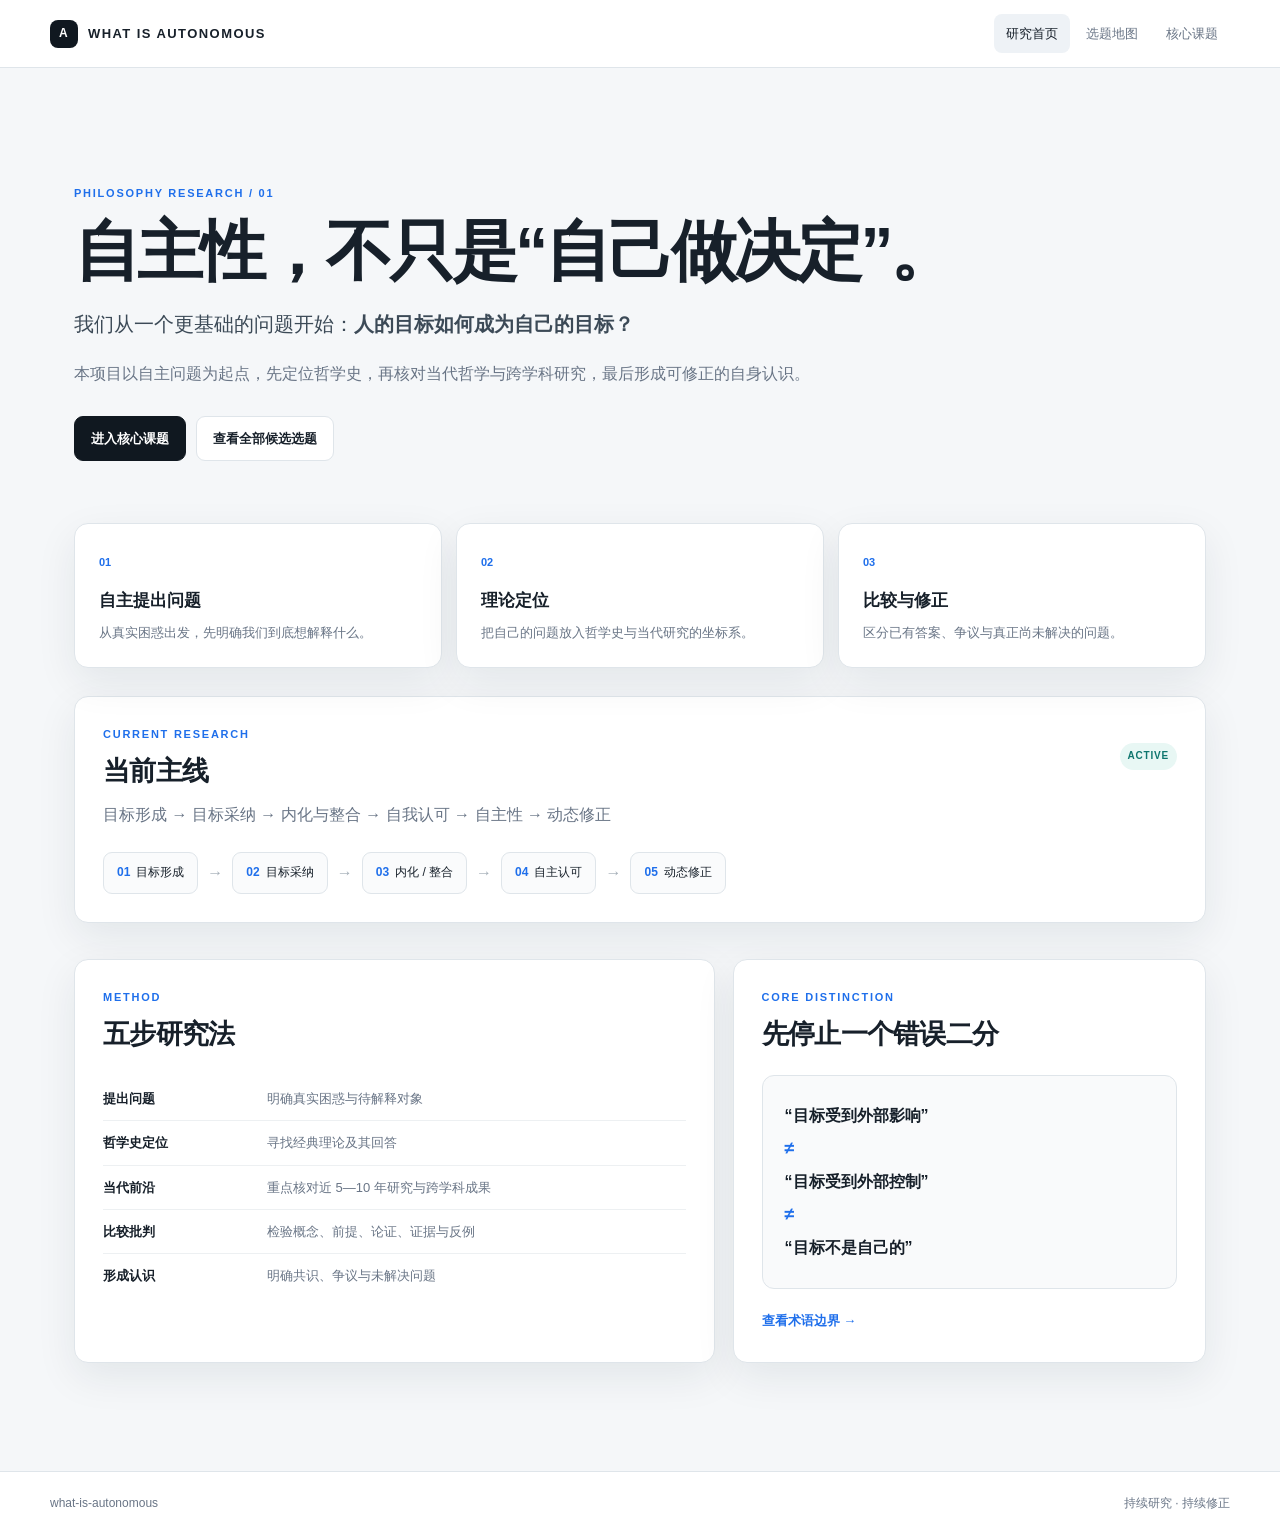
<file: index.html>
<!doctype html>
<html lang="zh-CN">
<head>
  <meta charset="utf-8">
  <meta name="viewport" content="width=device-width,initial-scale=1">
  <meta name="description" content="自主性研究地图：人的目标如何成为自己的目标？">
  <title>What Is Autonomous — 自主性研究</title>
  <link rel="stylesheet" href="assets/site.css">
</head>
<body>
  <header class="topbar">
    <a class="brand" href="index.html"><span class="brand-mark">A</span><span>WHAT IS AUTONOMOUS</span></a>
    <nav>
      <a class="active" href="index.html">研究首页</a>
      <a href="research-topics.html">选题地图</a>
      <a href="research/goal-ownership/">核心课题</a>
    </nav>
  </header>

  <main class="shell">
    <section class="hero">
      <div class="eyebrow">PHILOSOPHY RESEARCH / 01</div>
      <h1>自主性，不只是“自己做决定”。</h1>
      <p class="lead">我们从一个更基础的问题开始：<strong>人的目标如何成为自己的目标？</strong></p>
      <p class="muted">本项目以自主问题为起点，先定位哲学史，再核对当代哲学与跨学科研究，最后形成可修正的自身认识。</p>
      <div class="actions">
        <a class="button primary" href="research/goal-ownership/">进入核心课题</a>
        <a class="button" href="research-topics.html">查看全部候选选题</a>
      </div>
    </section>

    <section class="grid-3">
      <article class="metric">
        <span class="metric-no">01</span>
        <h3>自主提出问题</h3>
        <p>从真实困惑出发，先明确我们到底想解释什么。</p>
      </article>
      <article class="metric">
        <span class="metric-no">02</span>
        <h3>理论定位</h3>
        <p>把自己的问题放入哲学史与当代研究的坐标系。</p>
      </article>
      <article class="metric">
        <span class="metric-no">03</span>
        <h3>比较与修正</h3>
        <p>区分已有答案、争议与真正尚未解决的问题。</p>
      </article>
    </section>

    <section class="panel">
      <div class="section-kicker">CURRENT RESEARCH</div>
      <div class="section-head">
        <div>
          <h2>当前主线</h2>
          <p>目标形成 → 目标采纳 → 内化与整合 → 自我认可 → 自主性 → 动态修正</p>
        </div>
        <span class="status">ACTIVE</span>
      </div>
      <div class="path">
        <a href="research/goal-ownership/network.html"><span>01</span>目标形成</a>
        <i>→</i>
        <a href="research/goal-ownership/network.html#adoption"><span>02</span>目标采纳</a>
        <i>→</i>
        <a href="research/goal-ownership/network.html#internalization"><span>03</span>内化 / 整合</a>
        <i>→</i>
        <a href="research/goal-ownership/network.html#autonomy"><span>04</span>自主认可</a>
        <i>→</i>
        <a href="research/goal-ownership/network.html#dynamic"><span>05</span>动态修正</a>
      </div>
    </section>

    <section class="split">
      <div class="panel">
        <div class="section-kicker">METHOD</div>
        <h2>五步研究法</h2>
        <ol class="method-list">
          <li><b>提出问题</b><span>明确真实困惑与待解释对象</span></li>
          <li><b>哲学史定位</b><span>寻找经典理论及其回答</span></li>
          <li><b>当代前沿</b><span>重点核对近 5—10 年研究与跨学科成果</span></li>
          <li><b>比较批判</b><span>检验概念、前提、论证、证据与反例</span></li>
          <li><b>形成认识</b><span>明确共识、争议与未解决问题</span></li>
        </ol>
      </div>
      <div class="panel">
        <div class="section-kicker">CORE DISTINCTION</div>
        <h2>先停止一个错误二分</h2>
        <div class="quote-box">
          <p>“目标受到外部影响”</p>
          <strong>≠</strong>
          <p>“目标受到外部控制”</p>
          <strong>≠</strong>
          <p>“目标不是自己的”</p>
        </div>
        <a class="text-link" href="research/goal-ownership/terminology.html">查看术语边界 →</a>
      </div>
    </section>
  </main>

  <footer class="footer"><span>what-is-autonomous</span><span>持续研究 · 持续修正</span></footer>
  <script src="assets/site.js"></script>
</body>
</html>
</file>
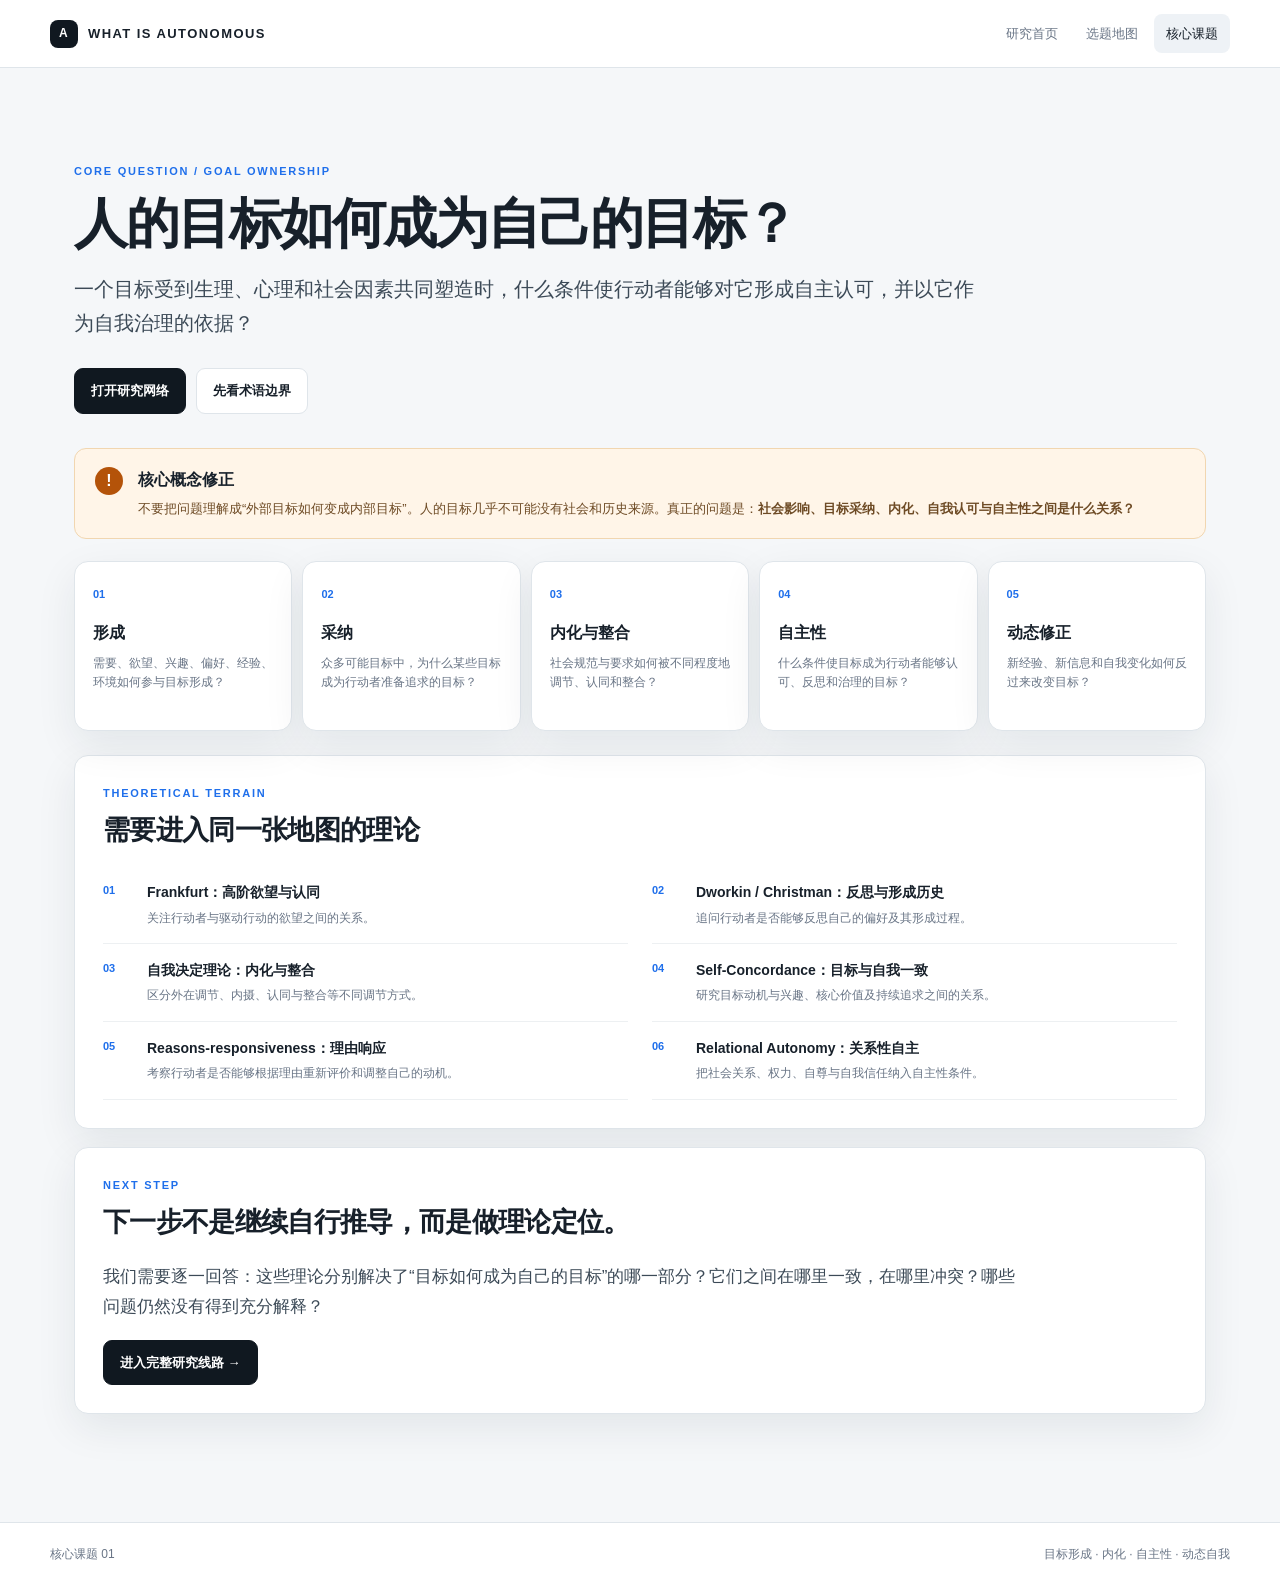
<file: research/goal-ownership/index.html>
<!doctype html>
<html lang="zh-CN">
<head>
  <meta charset="utf-8">
  <meta name="viewport" content="width=device-width,initial-scale=1">
  <title>人的目标如何成为自己的目标？</title>
  <link rel="stylesheet" href="../../assets/site.css">
</head>
<body>
  <header class="topbar">
    <a class="brand" href="../../index.html"><span class="brand-mark">A</span><span>WHAT IS AUTONOMOUS</span></a>
    <nav>
      <a href="../../index.html">研究首页</a>
      <a href="../../research-topics.html">选题地图</a>
      <a class="active" href="index.html">核心课题</a>
    </nav>
  </header>

  <main class="shell">
    <section class="page-title">
      <div class="eyebrow">CORE QUESTION / GOAL OWNERSHIP</div>
      <h1>人的目标如何成为自己的目标？</h1>
      <p class="lead">一个目标受到生理、心理和社会因素共同塑造时，什么条件使行动者能够对它形成自主认可，并以它作为自我治理的依据？</p>
      <div class="actions">
        <a class="button primary" href="network.html">打开研究网络</a>
        <a class="button" href="terminology.html">先看术语边界</a>
      </div>
    </section>

    <section class="concept-warning">
      <div class="warning-icon">!</div>
      <div>
        <b>核心概念修正</b>
        <p>不要把问题理解成“外部目标如何变成内部目标”。人的目标几乎不可能没有社会和历史来源。真正的问题是：<strong>社会影响、目标采纳、内化、自我认可与自主性之间是什么关系？</strong></p>
      </div>
    </section>

    <section class="layer-grid">
      <a class="layer-card" href="network.html#formation"><span>01</span><h3>形成</h3><p>需要、欲望、兴趣、偏好、经验、环境如何参与目标形成？</p></a>
      <a class="layer-card" href="network.html#adoption"><span>02</span><h3>采纳</h3><p>众多可能目标中，为什么某些目标成为行动者准备追求的目标？</p></a>
      <a class="layer-card" href="network.html#internalization"><span>03</span><h3>内化与整合</h3><p>社会规范与要求如何被不同程度地调节、认同和整合？</p></a>
      <a class="layer-card" href="network.html#autonomy"><span>04</span><h3>自主性</h3><p>什么条件使目标成为行动者能够认可、反思和治理的目标？</p></a>
      <a class="layer-card" href="network.html#dynamic"><span>05</span><h3>动态修正</h3><p>新经验、新信息和自我变化如何反过来改变目标？</p></a>
    </section>

    <section class="panel">
      <div class="section-kicker">THEORETICAL TERRAIN</div>
      <h2>需要进入同一张地图的理论</h2>
      <div class="theory-list">
        <article><span>01</span><div><h3>Frankfurt：高阶欲望与认同</h3><p>关注行动者与驱动行动的欲望之间的关系。</p></div></article>
        <article><span>02</span><div><h3>Dworkin / Christman：反思与形成历史</h3><p>追问行动者是否能够反思自己的偏好及其形成过程。</p></div></article>
        <article><span>03</span><div><h3>自我决定理论：内化与整合</h3><p>区分外在调节、内摄、认同与整合等不同调节方式。</p></div></article>
        <article><span>04</span><div><h3>Self-Concordance：目标与自我一致</h3><p>研究目标动机与兴趣、核心价值及持续追求之间的关系。</p></div></article>
        <article><span>05</span><div><h3>Reasons-responsiveness：理由响应</h3><p>考察行动者是否能够根据理由重新评价和调整自己的动机。</p></div></article>
        <article><span>06</span><div><h3>Relational Autonomy：关系性自主</h3><p>把社会关系、权力、自尊与自我信任纳入自主性条件。</p></div></article>
      </div>
    </section>

    <section class="panel">
      <div class="section-kicker">NEXT STEP</div>
      <h2>下一步不是继续自行推导，而是做理论定位。</h2>
      <p class="large-note">我们需要逐一回答：这些理论分别解决了“目标如何成为自己的目标”的哪一部分？它们之间在哪里一致，在哪里冲突？哪些问题仍然没有得到充分解释？</p>
      <a class="button primary" href="network.html">进入完整研究线路 →</a>
    </section>
  </main>

  <footer class="footer"><span>核心课题 01</span><span>目标形成 · 内化 · 自主性 · 动态自我</span></footer>
  <script src="../../assets/site.js"></script>
</body>
</html>
</file>
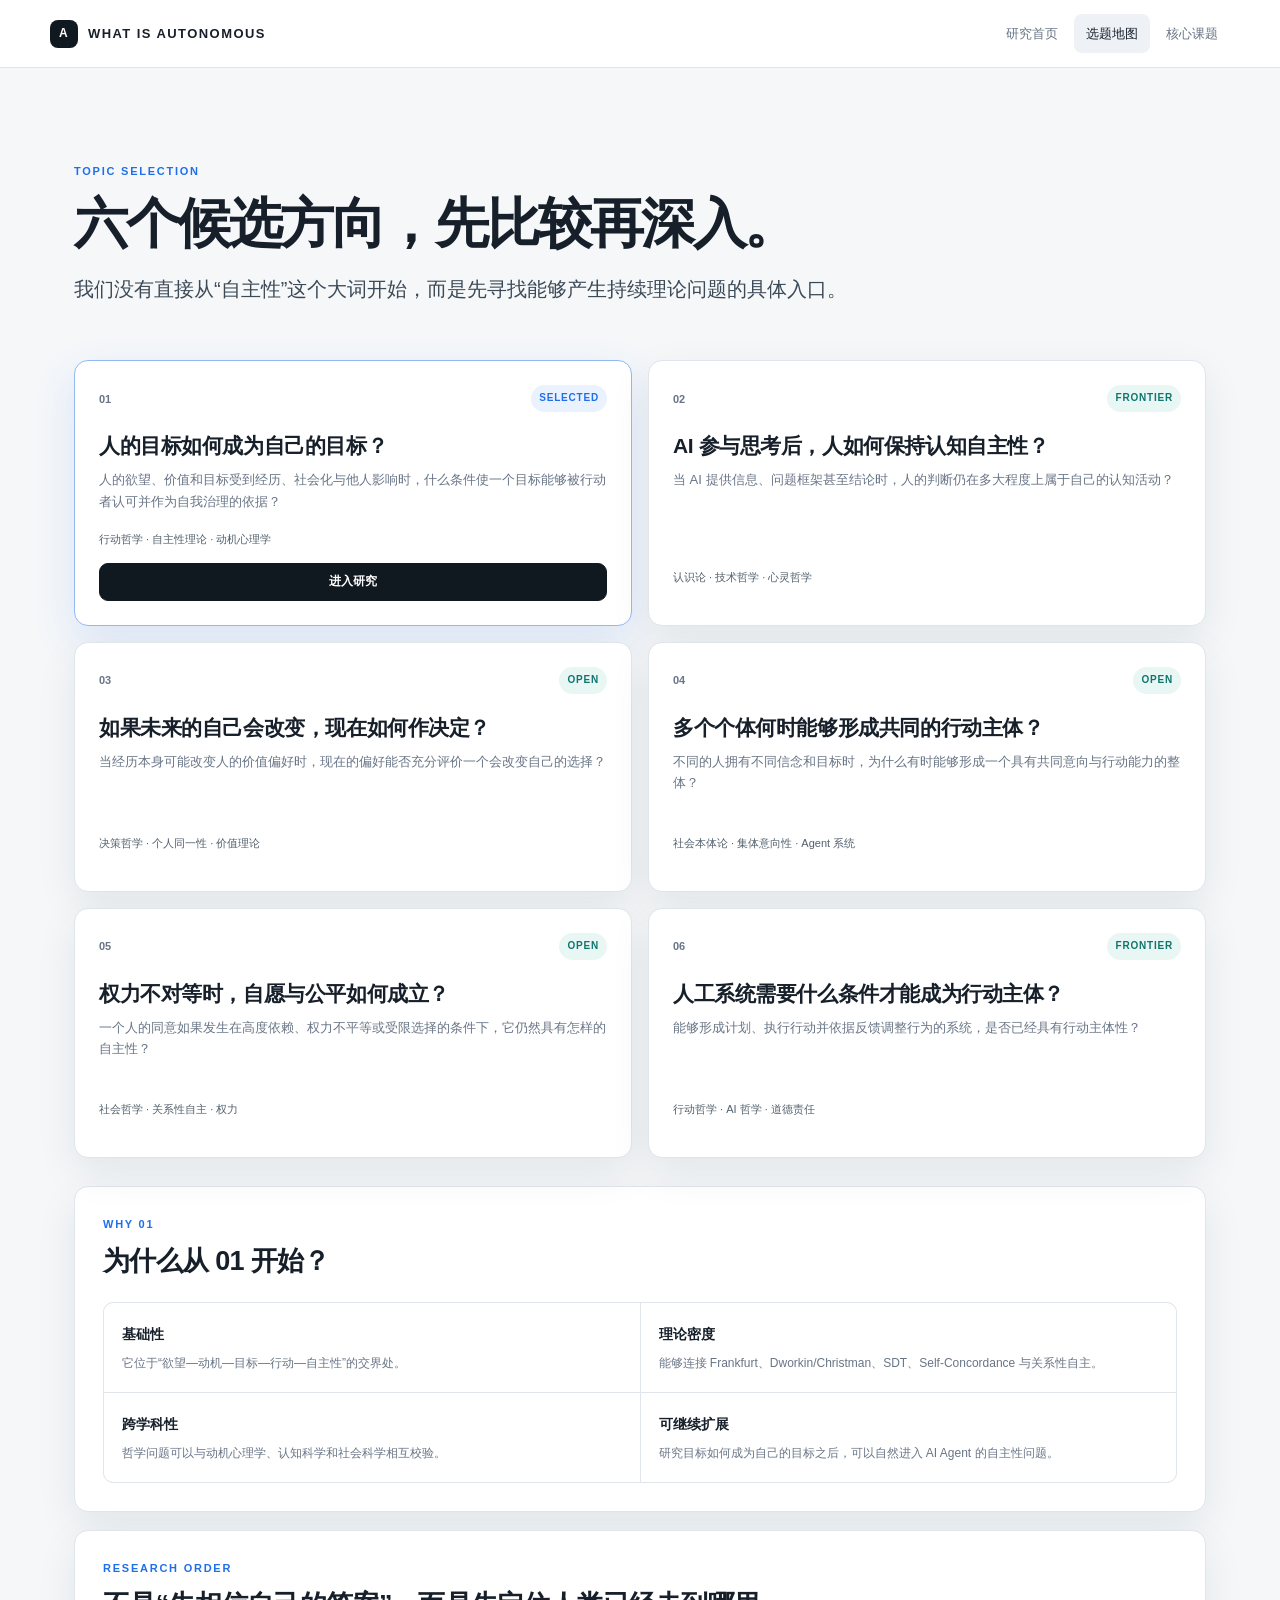
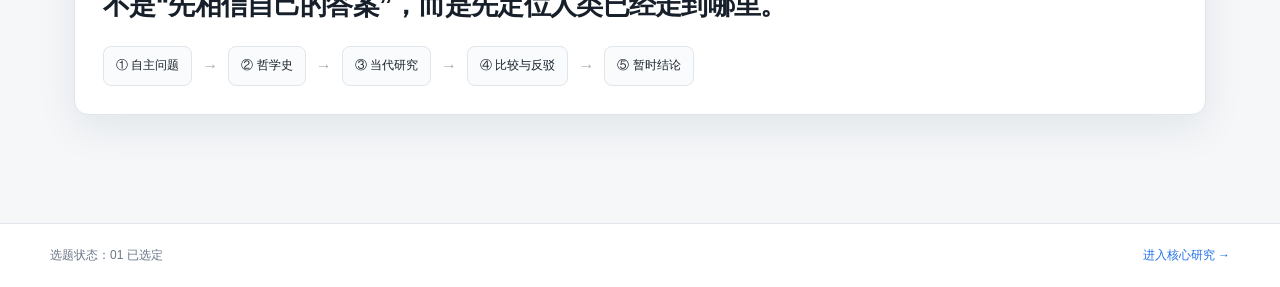
<file: research-topics.html>
<!doctype html>
<html lang="zh-CN">
<head>
  <meta charset="utf-8">
  <meta name="viewport" content="width=device-width,initial-scale=1">
  <title>选题地图 — What Is Autonomous</title>
  <link rel="stylesheet" href="assets/site.css">
</head>
<body>
  <header class="topbar">
    <a class="brand" href="index.html"><span class="brand-mark">A</span><span>WHAT IS AUTONOMOUS</span></a>
    <nav>
      <a href="index.html">研究首页</a>
      <a class="active" href="research-topics.html">选题地图</a>
      <a href="research/goal-ownership/">核心课题</a>
    </nav>
  </header>

  <main class="shell">
    <section class="page-title">
      <div class="eyebrow">TOPIC SELECTION</div>
      <h1>六个候选方向，先比较再深入。</h1>
      <p class="lead">我们没有直接从“自主性”这个大词开始，而是先寻找能够产生持续理论问题的具体入口。</p>
    </section>

    <section class="topic-grid">
      <article class="topic-card selected">
        <div class="topic-top"><span>01</span><span class="tag selected-tag">SELECTED</span></div>
        <h2>人的目标如何成为自己的目标？</h2>
        <p>人的欲望、价值和目标受到经历、社会化与他人影响时，什么条件使一个目标能够被行动者认可并作为自我治理的依据？</p>
        <div class="topic-meta">行动哲学 · 自主性理论 · 动机心理学</div>
        <a class="button small primary" href="research/goal-ownership/">进入研究</a>
      </article>

      <article class="topic-card">
        <div class="topic-top"><span>02</span><span class="tag">FRONTIER</span></div>
        <h2>AI 参与思考后，人如何保持认知自主性？</h2>
        <p>当 AI 提供信息、问题框架甚至结论时，人的判断仍在多大程度上属于自己的认知活动？</p>
        <div class="topic-meta">认识论 · 技术哲学 · 心灵哲学</div>
      </article>

      <article class="topic-card">
        <div class="topic-top"><span>03</span><span class="tag">OPEN</span></div>
        <h2>如果未来的自己会改变，现在如何作决定？</h2>
        <p>当经历本身可能改变人的价值偏好时，现在的偏好能否充分评价一个会改变自己的选择？</p>
        <div class="topic-meta">决策哲学 · 个人同一性 · 价值理论</div>
      </article>

      <article class="topic-card">
        <div class="topic-top"><span>04</span><span class="tag">OPEN</span></div>
        <h2>多个个体何时能够形成共同的行动主体？</h2>
        <p>不同的人拥有不同信念和目标时，为什么有时能够形成一个具有共同意向与行动能力的整体？</p>
        <div class="topic-meta">社会本体论 · 集体意向性 · Agent 系统</div>
      </article>

      <article class="topic-card">
        <div class="topic-top"><span>05</span><span class="tag">OPEN</span></div>
        <h2>权力不对等时，自愿与公平如何成立？</h2>
        <p>一个人的同意如果发生在高度依赖、权力不平等或受限选择的条件下，它仍然具有怎样的自主性？</p>
        <div class="topic-meta">社会哲学 · 关系性自主 · 权力</div>
      </article>

      <article class="topic-card">
        <div class="topic-top"><span>06</span><span class="tag">FRONTIER</span></div>
        <h2>人工系统需要什么条件才能成为行动主体？</h2>
        <p>能够形成计划、执行行动并依据反馈调整行为的系统，是否已经具有行动主体性？</p>
        <div class="topic-meta">行动哲学 · AI 哲学 · 道德责任</div>
      </article>
    </section>

    <section class="panel selection-panel">
      <div class="section-kicker">WHY 01</div>
      <h2>为什么从 01 开始？</h2>
      <div class="reason-grid">
        <div><b>基础性</b><p>它位于“欲望—动机—目标—行动—自主性”的交界处。</p></div>
        <div><b>理论密度</b><p>能够连接 Frankfurt、Dworkin/Christman、SDT、Self-Concordance 与关系性自主。</p></div>
        <div><b>跨学科性</b><p>哲学问题可以与动机心理学、认知科学和社会科学相互校验。</p></div>
        <div><b>可继续扩展</b><p>研究目标如何成为自己的目标之后，可以自然进入 AI Agent 的自主性问题。</p></div>
      </div>
    </section>

    <section class="panel">
      <div class="section-kicker">RESEARCH ORDER</div>
      <h2>不是“先相信自己的答案”，而是先定位人类已经走到哪里。</h2>
      <div class="research-order">
        <span>① 自主问题</span><b>→</b><span>② 哲学史</span><b>→</b><span>③ 当代研究</span><b>→</b><span>④ 比较与反驳</span><b>→</b><span>⑤ 暂时结论</span>
      </div>
    </section>
  </main>

  <footer class="footer"><span>选题状态：01 已选定</span><span><a href="research/goal-ownership/">进入核心研究 →</a></span></footer>
  <script src="assets/site.js"></script>
</body>
</html>
</file>
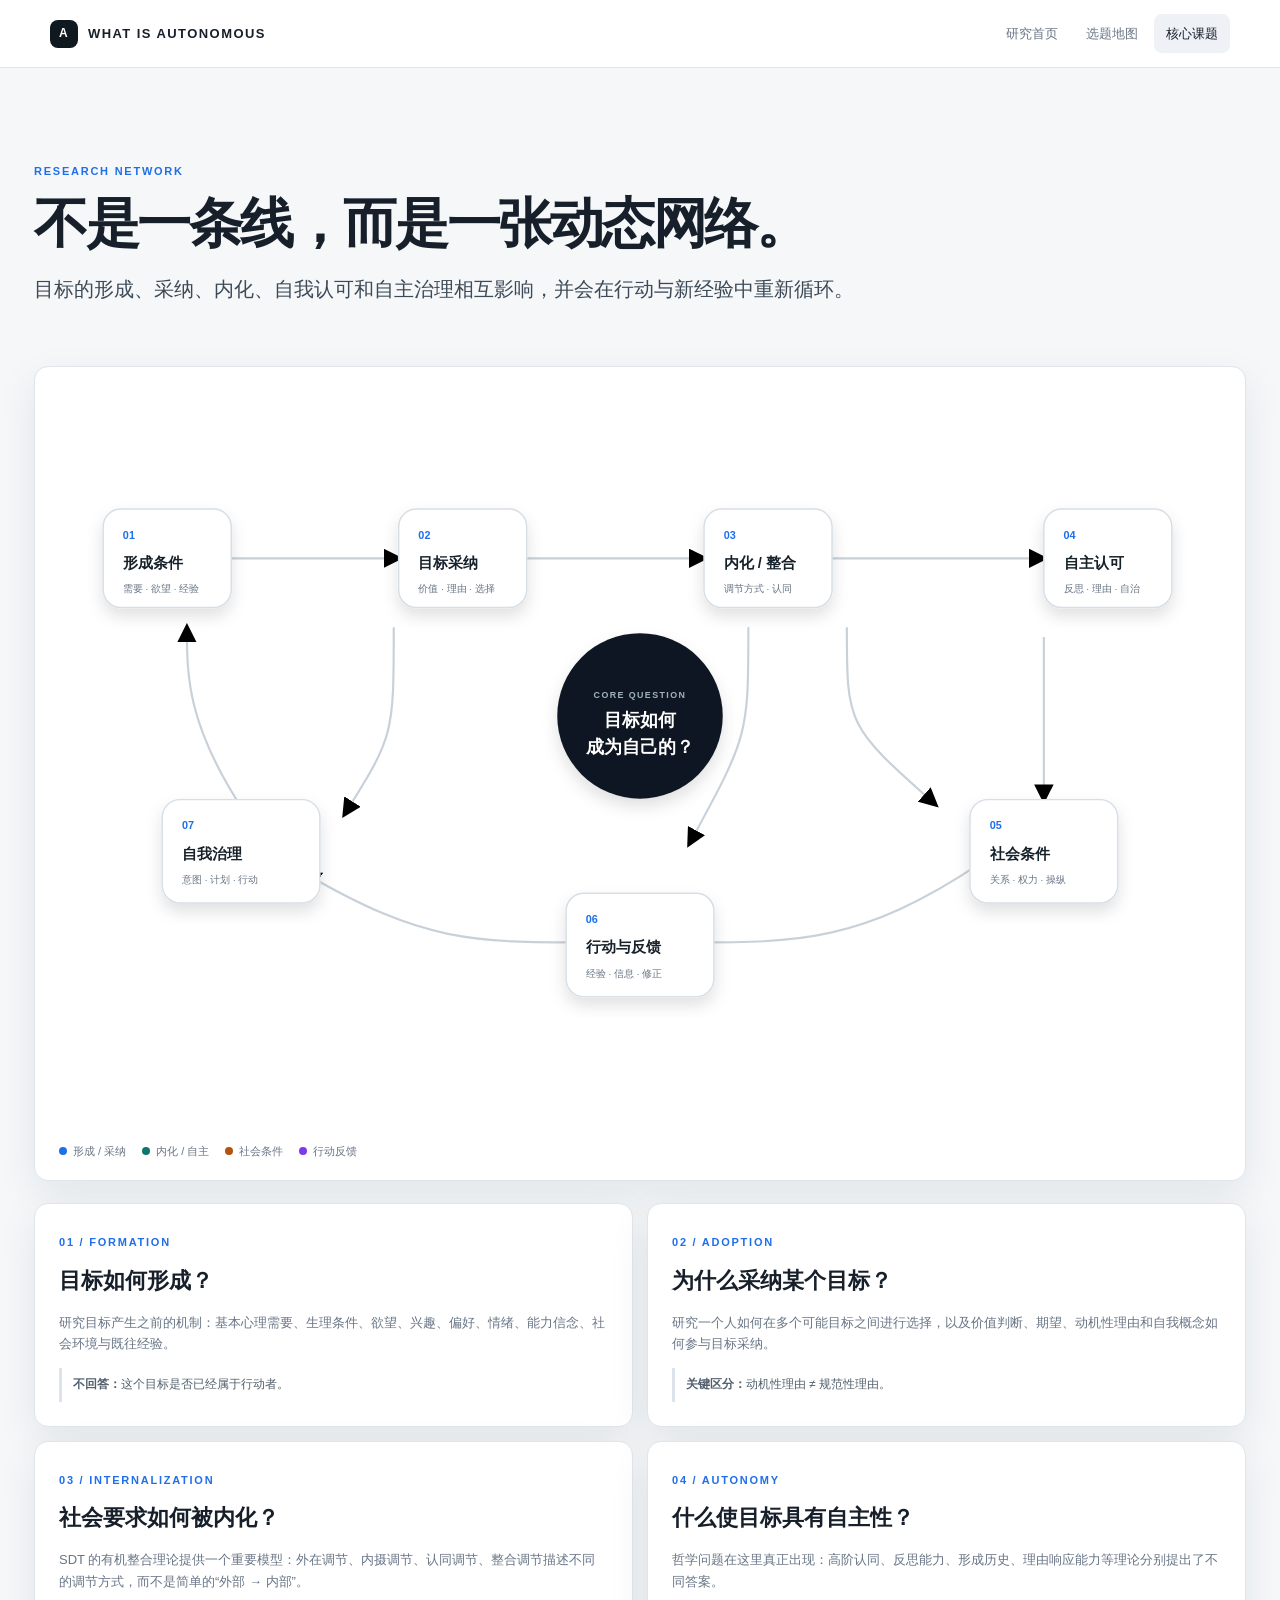
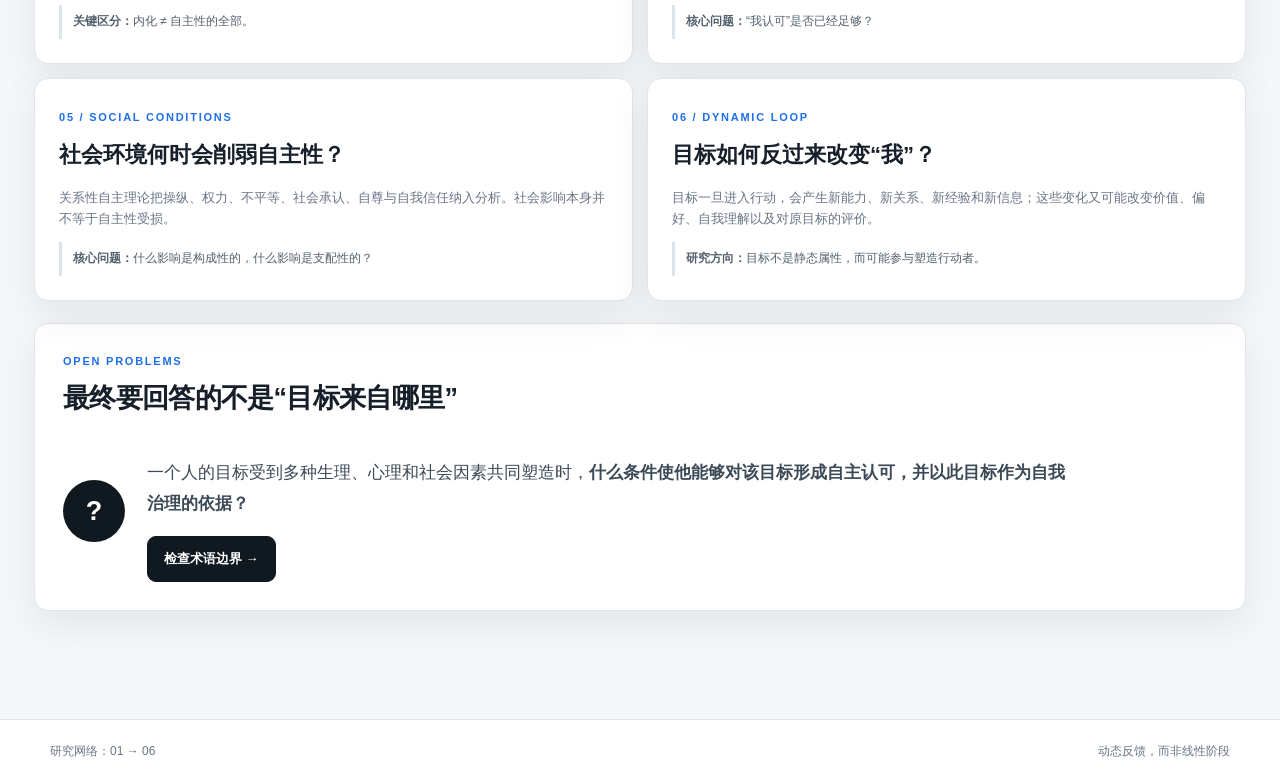
<file: research/goal-ownership/network.html>
<!doctype html>
<html lang="zh-CN">
<head>
  <meta charset="utf-8">
  <meta name="viewport" content="width=device-width,initial-scale=1">
  <title>研究网络 — 人的目标如何成为自己的目标？</title>
  <link rel="stylesheet" href="../../assets/site.css">
</head>
<body>
  <header class="topbar">
    <a class="brand" href="../../index.html"><span class="brand-mark">A</span><span>WHAT IS AUTONOMOUS</span></a>
    <nav>
      <a href="../../index.html">研究首页</a>
      <a href="../../research-topics.html">选题地图</a>
      <a class="active" href="index.html">核心课题</a>
    </nav>
  </header>

  <main class="shell wide">
    <section class="page-title compact">
      <div class="eyebrow">RESEARCH NETWORK</div>
      <h1>不是一条线，而是一张动态网络。</h1>
      <p class="lead">目标的形成、采纳、内化、自我认可和自主治理相互影响，并会在行动与新经验中重新循环。</p>
    </section>

    <section class="network-panel panel">
      <svg class="research-svg" viewBox="0 0 1200 760" role="img" aria-label="人的目标如何成为自己的目标研究网络">
        <defs>
          <marker id="arrow" markerWidth="9" markerHeight="9" refX="7" refY="4.5" orient="auto"><path d="M0,0 L9,4.5 L0,9 z"></path></marker>
          <filter id="shadow" x="-20%" y="-20%" width="140%" height="140%"><feDropShadow dx="0" dy="8" stdDeviation="8" flood-opacity=".12"/></filter>
        </defs>

        <g class="edge">
          <path d="M185 180 C285 180 285 180 355 180"></path>
          <path d="M485 180 C575 180 575 180 665 180"></path>
          <path d="M795 180 C885 180 885 180 1010 180"></path>
          <path d="M1010 260 C1010 345 1010 345 1010 425"></path>
          <path d="M945 490 C825 570 760 570 650 570"></path>
          <path d="M550 570 C430 570 380 570 260 500"></path>
          <path d="M200 440 C140 350 140 300 140 250"></path>
          <path d="M350 250 C350 360 350 360 300 440"></path>
          <path d="M710 250 C710 360 710 360 650 470"></path>
          <path d="M810 250 C810 350 810 350 900 430"></path>
        </g>

        <g class="node n1" filter="url(#shadow)" onclick="location.href='#formation'">
          <rect x="55" y="130" width="130" height="100" rx="18"></rect>
          <text x="75" y="160" class="num">01</text><text x="75" y="190">形成条件</text><text x="75" y="214" class="small">需要 · 欲望 · 经验</text>
        </g>
        <g class="node n2" filter="url(#shadow)" onclick="location.href='#adoption'">
          <rect x="355" y="130" width="130" height="100" rx="18"></rect>
          <text x="375" y="160" class="num">02</text><text x="375" y="190">目标采纳</text><text x="375" y="214" class="small">价值 · 理由 · 选择</text>
        </g>
        <g class="node n3" filter="url(#shadow)" onclick="location.href='#internalization'">
          <rect x="665" y="130" width="130" height="100" rx="18"></rect>
          <text x="685" y="160" class="num">03</text><text x="685" y="190">内化 / 整合</text><text x="685" y="214" class="small">调节方式 · 认同</text>
        </g>
        <g class="node n4" filter="url(#shadow)" onclick="location.href='#autonomy'">
          <rect x="1010" y="130" width="130" height="100" rx="18"></rect>
          <text x="1030" y="160" class="num">04</text><text x="1030" y="190">自主认可</text><text x="1030" y="214" class="small">反思 · 理由 · 自治</text>
        </g>

        <g class="node n5" filter="url(#shadow)" onclick="location.href='#social'">
          <rect x="935" y="425" width="150" height="105" rx="18"></rect>
          <text x="955" y="455" class="num">05</text><text x="955" y="485">社会条件</text><text x="955" y="510" class="small">关系 · 权力 · 操纵</text>
        </g>
        <g class="node n6" filter="url(#shadow)" onclick="location.href='#dynamic'">
          <rect x="525" y="520" width="150" height="105" rx="18"></rect>
          <text x="545" y="550" class="num">06</text><text x="545" y="580">行动与反馈</text><text x="545" y="605" class="small">经验 · 信息 · 修正</text>
        </g>
        <g class="node n7" filter="url(#shadow)">
          <rect x="115" y="425" width="160" height="105" rx="18"></rect>
          <text x="135" y="455" class="num">07</text><text x="135" y="485">自我治理</text><text x="135" y="510" class="small">意图 · 计划 · 行动</text>
        </g>

        <g class="core-node" filter="url(#shadow)">
          <circle cx="600" cy="340" r="84"></circle>
          <text x="600" y="322" text-anchor="middle" class="core-small">CORE QUESTION</text>
          <text x="600" y="350" text-anchor="middle">目标如何</text>
          <text x="600" y="378" text-anchor="middle">成为自己的？</text>
        </g>
      </svg>
      <div class="legend">
        <span><i class="dot dot-a"></i>形成 / 采纳</span>
        <span><i class="dot dot-b"></i>内化 / 自主</span>
        <span><i class="dot dot-c"></i>社会条件</span>
        <span><i class="dot dot-d"></i>行动反馈</span>
      </div>
    </section>

    <section class="detail-grid">
      <article class="detail-card" id="formation">
        <span class="section-kicker">01 / FORMATION</span>
        <h2>目标如何形成？</h2>
        <p>研究目标产生之前的机制：基本心理需要、生理条件、欲望、兴趣、偏好、情绪、能力信念、社会环境与既往经验。</p>
        <div class="boundary"><b>不回答：</b>这个目标是否已经属于行动者。</div>
      </article>

      <article class="detail-card" id="adoption">
        <span class="section-kicker">02 / ADOPTION</span>
        <h2>为什么采纳某个目标？</h2>
        <p>研究一个人如何在多个可能目标之间进行选择，以及价值判断、期望、动机性理由和自我概念如何参与目标采纳。</p>
        <div class="boundary"><b>关键区分：</b>动机性理由 ≠ 规范性理由。</div>
      </article>

      <article class="detail-card" id="internalization">
        <span class="section-kicker">03 / INTERNALIZATION</span>
        <h2>社会要求如何被内化？</h2>
        <p>SDT 的有机整合理论提供一个重要模型：外在调节、内摄调节、认同调节、整合调节描述不同的调节方式，而不是简单的“外部 → 内部”。</p>
        <div class="boundary"><b>关键区分：</b>内化 ≠ 自主性的全部。</div>
      </article>

      <article class="detail-card" id="autonomy">
        <span class="section-kicker">04 / AUTONOMY</span>
        <h2>什么使目标具有自主性？</h2>
        <p>哲学问题在这里真正出现：高阶认同、反思能力、形成历史、理由响应能力等理论分别提出了不同答案。</p>
        <div class="boundary"><b>核心问题：</b>“我认可”是否已经足够？</div>
      </article>

      <article class="detail-card" id="social">
        <span class="section-kicker">05 / SOCIAL CONDITIONS</span>
        <h2>社会环境何时会削弱自主性？</h2>
        <p>关系性自主理论把操纵、权力、不平等、社会承认、自尊与自我信任纳入分析。社会影响本身并不等于自主性受损。</p>
        <div class="boundary"><b>核心问题：</b>什么影响是构成性的，什么影响是支配性的？</div>
      </article>

      <article class="detail-card" id="dynamic">
        <span class="section-kicker">06 / DYNAMIC LOOP</span>
        <h2>目标如何反过来改变“我”？</h2>
        <p>目标一旦进入行动，会产生新能力、新关系、新经验和新信息；这些变化又可能改变价值、偏好、自我理解以及对原目标的评价。</p>
        <div class="boundary"><b>研究方向：</b>目标不是静态属性，而可能参与塑造行动者。</div>
      </article>
    </section>

    <section class="panel">
      <div class="section-kicker">OPEN PROBLEMS</div>
      <h2>最终要回答的不是“目标来自哪里”</h2>
      <div class="open-problem">
        <div class="big-q">?</div>
        <div>
          <p class="large-note">一个人的目标受到多种生理、心理和社会因素共同塑造时，<strong>什么条件使他能够对该目标形成自主认可，并以此目标作为自我治理的依据？</strong></p>
          <a class="button primary" href="terminology.html">检查术语边界 →</a>
        </div>
      </div>
    </section>
  </main>

  <footer class="footer"><span>研究网络：01 → 06</span><span>动态反馈，而非线性阶段</span></footer>
  <script src="../../assets/site.js"></script>
</body>
</html>
</file>
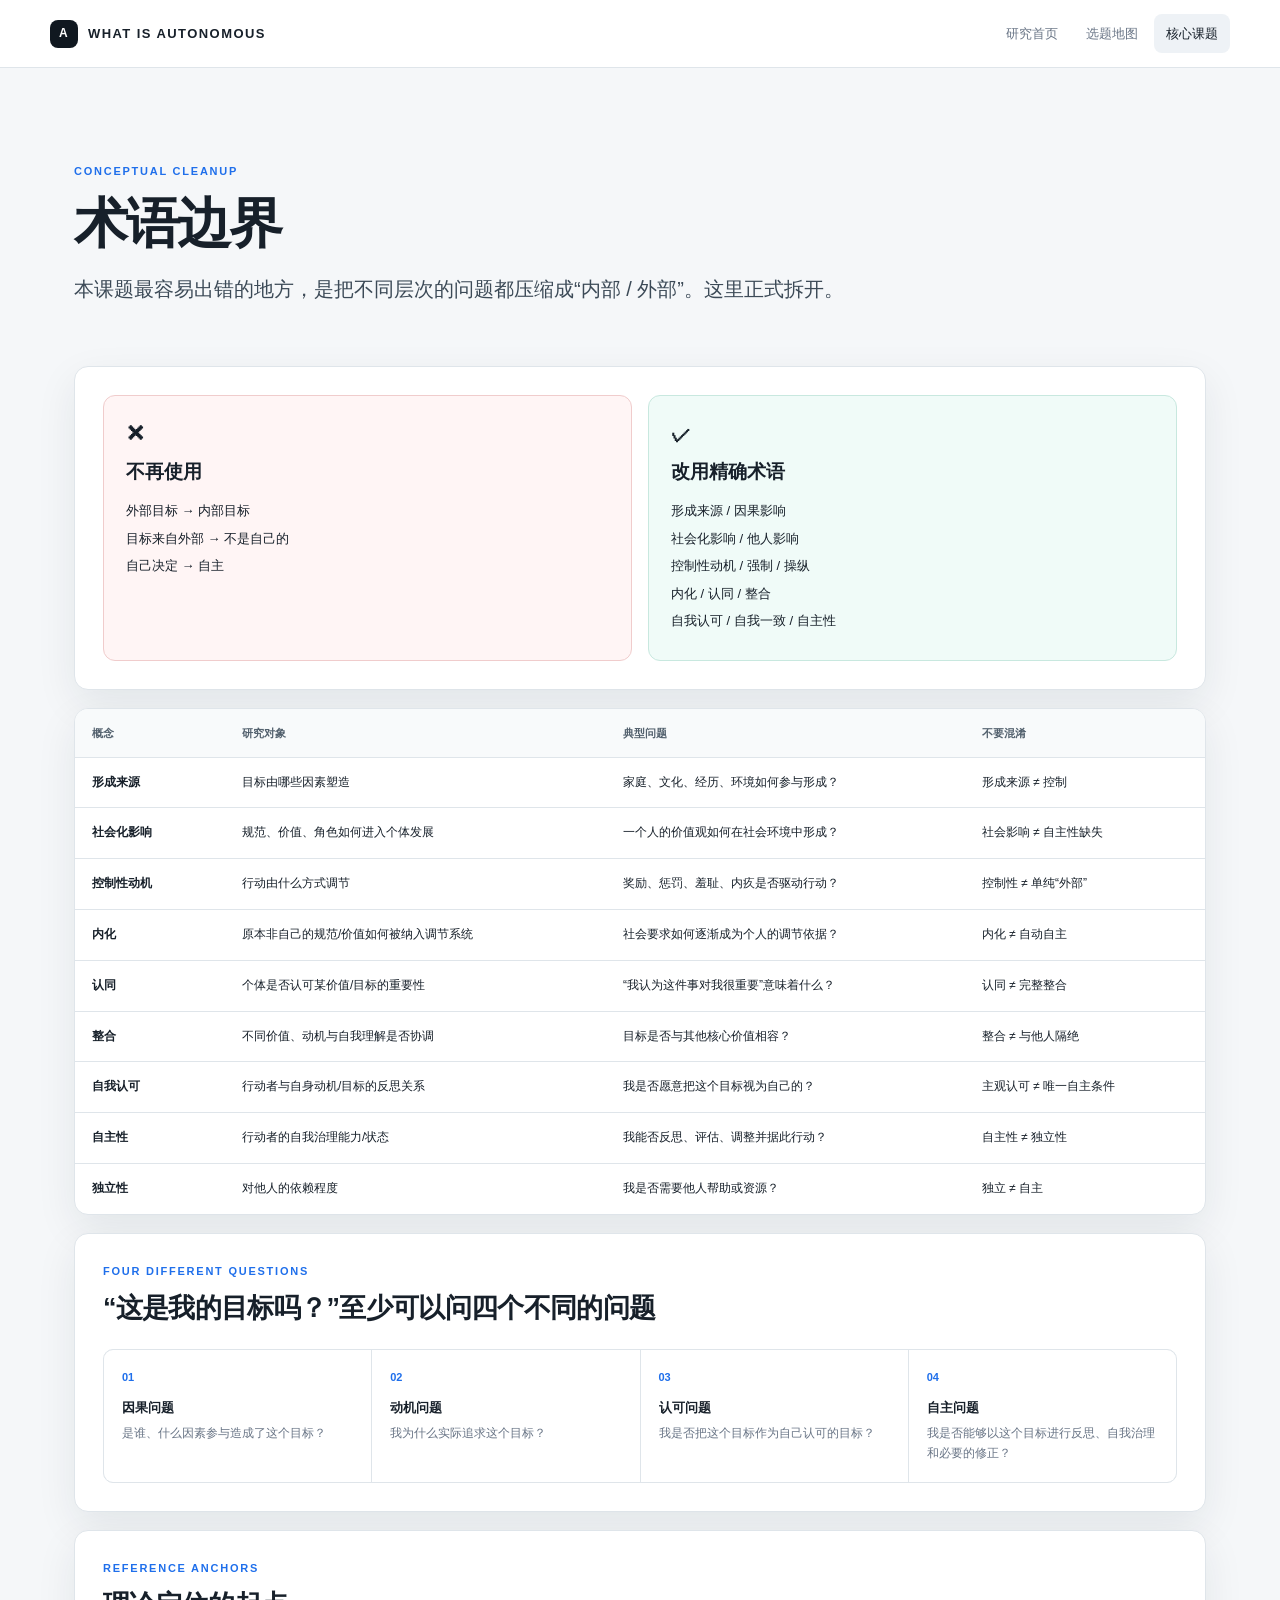
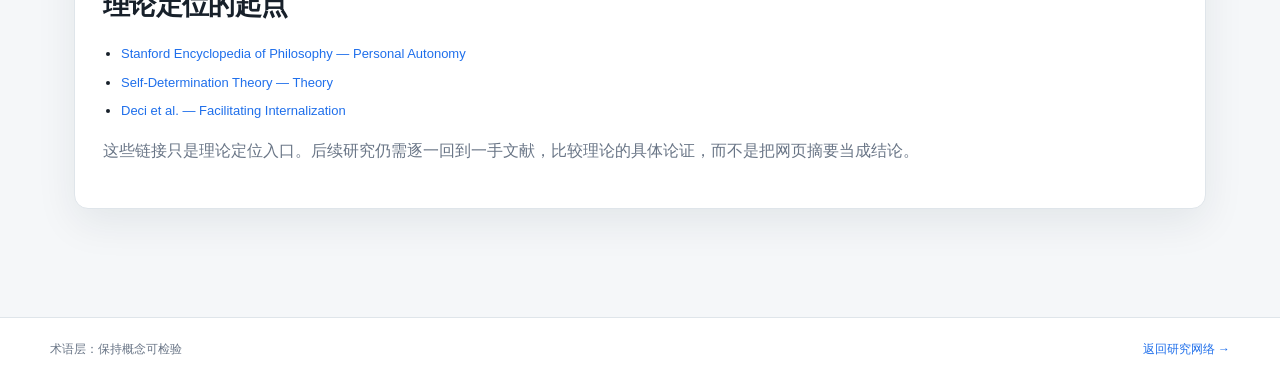
<file: research/goal-ownership/terminology.html>
<!doctype html>
<html lang="zh-CN">
<head>
  <meta charset="utf-8">
  <meta name="viewport" content="width=device-width,initial-scale=1">
  <title>术语边界 — 人的目标如何成为自己的目标？</title>
  <link rel="stylesheet" href="../../assets/site.css">
</head>
<body>
  <header class="topbar">
    <a class="brand" href="../../index.html"><span class="brand-mark">A</span><span>WHAT IS AUTONOMOUS</span></a>
    <nav>
      <a href="../../index.html">研究首页</a>
      <a href="../../research-topics.html">选题地图</a>
      <a class="active" href="index.html">核心课题</a>
    </nav>
  </header>

  <main class="shell">
    <section class="page-title compact">
      <div class="eyebrow">CONCEPTUAL CLEANUP</div>
      <h1>术语边界</h1>
      <p class="lead">本课题最容易出错的地方，是把不同层次的问题都压缩成“内部 / 外部”。这里正式拆开。</p>
    </section>

    <section class="panel">
      <div class="wrong-right">
        <div class="wrong">
          <span>✕</span>
          <h3>不再使用</h3>
          <p>外部目标 → 内部目标</p>
          <p>目标来自外部 → 不是自己的</p>
          <p>自己决定 → 自主</p>
        </div>
        <div class="right">
          <span>✓</span>
          <h3>改用精确术语</h3>
          <p>形成来源 / 因果影响</p>
          <p>社会化影响 / 他人影响</p>
          <p>控制性动机 / 强制 / 操纵</p>
          <p>内化 / 认同 / 整合</p>
          <p>自我认可 / 自我一致 / 自主性</p>
        </div>
      </div>
    </section>

    <section class="table-wrap panel">
      <table>
        <thead><tr><th>概念</th><th>研究对象</th><th>典型问题</th><th>不要混淆</th></tr></thead>
        <tbody>
          <tr><td><b>形成来源</b></td><td>目标由哪些因素塑造</td><td>家庭、文化、经历、环境如何参与形成？</td><td>形成来源 ≠ 控制</td></tr>
          <tr><td><b>社会化影响</b></td><td>规范、价值、角色如何进入个体发展</td><td>一个人的价值观如何在社会环境中形成？</td><td>社会影响 ≠ 自主性缺失</td></tr>
          <tr><td><b>控制性动机</b></td><td>行动由什么方式调节</td><td>奖励、惩罚、羞耻、内疚是否驱动行动？</td><td>控制性 ≠ 单纯“外部”</td></tr>
          <tr><td><b>内化</b></td><td>原本非自己的规范/价值如何被纳入调节系统</td><td>社会要求如何逐渐成为个人的调节依据？</td><td>内化 ≠ 自动自主</td></tr>
          <tr><td><b>认同</b></td><td>个体是否认可某价值/目标的重要性</td><td>“我认为这件事对我很重要”意味着什么？</td><td>认同 ≠ 完整整合</td></tr>
          <tr><td><b>整合</b></td><td>不同价值、动机与自我理解是否协调</td><td>目标是否与其他核心价值相容？</td><td>整合 ≠ 与他人隔绝</td></tr>
          <tr><td><b>自我认可</b></td><td>行动者与自身动机/目标的反思关系</td><td>我是否愿意把这个目标视为自己的？</td><td>主观认可 ≠ 唯一自主条件</td></tr>
          <tr><td><b>自主性</b></td><td>行动者的自我治理能力/状态</td><td>我能否反思、评估、调整并据此行动？</td><td>自主性 ≠ 独立性</td></tr>
          <tr><td><b>独立性</b></td><td>对他人的依赖程度</td><td>我是否需要他人帮助或资源？</td><td>独立 ≠ 自主</td></tr>
        </tbody>
      </table>
    </section>

    <section class="panel">
      <div class="section-kicker">FOUR DIFFERENT QUESTIONS</div>
      <h2>“这是我的目标吗？”至少可以问四个不同的问题</h2>
      <div class="four-questions">
        <div><span>01</span><b>因果问题</b><p>是谁、什么因素参与造成了这个目标？</p></div>
        <div><span>02</span><b>动机问题</b><p>我为什么实际追求这个目标？</p></div>
        <div><span>03</span><b>认可问题</b><p>我是否把这个目标作为自己认可的目标？</p></div>
        <div><span>04</span><b>自主问题</b><p>我是否能够以这个目标进行反思、自我治理和必要的修正？</p></div>
      </div>
    </section>

    <section class="panel sources">
      <div class="section-kicker">REFERENCE ANCHORS</div>
      <h2>理论定位的起点</h2>
      <ul>
        <li><a href="https://plato.stanford.edu/entries/personal-autonomy/" target="_blank" rel="noopener">Stanford Encyclopedia of Philosophy — Personal Autonomy</a></li>
        <li><a href="https://www.selfdeterminationtheory.org/theory/" target="_blank" rel="noopener">Self-Determination Theory — Theory</a></li>
        <li><a href="https://selfdeterminationtheory.org/SDT/documents/1994_DeciEghrariPatLeone.pdf" target="_blank" rel="noopener">Deci et al. — Facilitating Internalization</a></li>
      </ul>
      <p class="muted">这些链接只是理论定位入口。后续研究仍需逐一回到一手文献，比较理论的具体论证，而不是把网页摘要当成结论。</p>
    </section>
  </main>

  <footer class="footer"><span>术语层：保持概念可检验</span><span><a href="network.html">返回研究网络 →</a></span></footer>
  <script src="../../assets/site.js"></script>
</body>
</html>
</file>
<file: assets/site.css>
:root{
  --bg:#f5f7f9;--panel:#ffffff;--ink:#17202a;--muted:#697586;--line:#dfe5ea;
  --accent:#1f6feb;--accent-soft:#eaf2ff;--green:#0f766e;--green-soft:#e8f7f4;
  --orange:#b45309;--orange-soft:#fff5e8;--dark:#101820;--shadow:0 14px 40px rgba(18,32,45,.08);
}
*{box-sizing:border-box}html{scroll-behavior:smooth}body{margin:0;background:var(--bg);color:var(--ink);font-family:Inter,-apple-system,BlinkMacSystemFont,"Segoe UI","PingFang SC","Hiragino Sans GB","Microsoft YaHei",sans-serif;line-height:1.65}
a{color:inherit;text-decoration:none}.topbar{height:68px;background:rgba(255,255,255,.94);backdrop-filter:blur(12px);border-bottom:1px solid var(--line);display:flex;align-items:center;justify-content:space-between;padding:0 max(24px,calc((100vw - 1180px)/2));position:sticky;top:0;z-index:20}
.brand{display:flex;align-items:center;gap:10px;font-size:13px;font-weight:800;letter-spacing:.11em}.brand-mark{width:28px;height:28px;border-radius:8px;display:grid;place-items:center;background:var(--dark);color:#fff;font-size:12px}
nav{display:flex;gap:4px}nav a{padding:9px 12px;border-radius:8px;font-size:13px;color:var(--muted)}nav a:hover,nav a.active{background:#eef2f6;color:var(--ink)}
.shell{max-width:1180px;margin:0 auto;padding:76px 24px 90px}.shell.wide{max-width:1260px}.hero{padding:40px 0 62px;max-width:880px}.eyebrow,.section-kicker{font-size:11px;letter-spacing:.16em;font-weight:800;color:var(--accent);text-transform:uppercase}.hero h1,.page-title h1{font-size:clamp(38px,5.4vw,66px);line-height:1.08;letter-spacing:-.045em;margin:14px 0 20px}.lead{font-size:20px;line-height:1.7;color:#3c4a57;max-width:900px}.muted{color:var(--muted)}.actions{display:flex;gap:10px;flex-wrap:wrap;margin-top:28px}.button{display:inline-flex;align-items:center;justify-content:center;padding:11px 16px;border:1px solid var(--line);border-radius:9px;background:#fff;font-size:13px;font-weight:750}.button:hover{transform:translateY(-1px);box-shadow:0 8px 20px rgba(18,32,45,.08)}.button.primary{background:var(--dark);border-color:var(--dark);color:#fff}.button.small{padding:8px 11px;font-size:12px}
.grid-3{display:grid;grid-template-columns:repeat(3,1fr);gap:14px;margin:0 0 28px}.metric,.panel,.topic-card,.layer-card,.detail-card{background:var(--panel);border:1px solid var(--line);border-radius:14px;box-shadow:var(--shadow)}.metric{padding:24px}.metric-no{font-size:11px;color:var(--accent);font-weight:800}.metric h3{margin:12px 0 7px;font-size:17px}.metric p{margin:0;color:var(--muted);font-size:13px}
.panel{padding:28px;margin:18px 0}.section-head{display:flex;align-items:flex-start;justify-content:space-between;gap:20px}.section-head h2,.panel h2{margin:6px 0 8px;font-size:27px;letter-spacing:-.025em}.section-head p{margin:0;color:var(--muted)}.status,.tag{display:inline-flex;padding:5px 8px;border-radius:999px;background:var(--green-soft);color:var(--green);font-size:10px;font-weight:800;letter-spacing:.08em}.path{display:flex;align-items:center;gap:9px;flex-wrap:wrap;margin-top:24px}.path a{padding:10px 13px;border:1px solid var(--line);border-radius:9px;background:#fafbfc;font-size:12px}.path a:hover{border-color:#b9c7d6;background:#fff}.path span{color:var(--accent);font-weight:800;margin-right:6px}.path i{color:#a5afb8;font-style:normal}
.split{display:grid;grid-template-columns:1.15fr .85fr;gap:18px}.method-list{list-style:none;padding:0;margin:20px 0 0}.method-list li{display:grid;grid-template-columns:150px 1fr;gap:14px;padding:11px 0;border-bottom:1px solid #edf0f2;font-size:13px}.method-list li:last-child{border-bottom:0}.method-list span{color:var(--muted)}.quote-box{border:1px solid var(--line);border-radius:12px;background:#f9fafb;padding:22px;margin:18px 0}.quote-box p{margin:5px 0;font-weight:700}.quote-box strong{display:block;color:var(--accent);font-size:18px}.text-link{font-size:13px;font-weight:750;color:var(--accent)}
.footer{border-top:1px solid var(--line);padding:22px max(24px,calc((100vw - 1180px)/2));display:flex;justify-content:space-between;color:var(--muted);font-size:12px;background:#fff}.footer a{color:var(--accent)}
.page-title{padding:18px 0 34px}.page-title.compact{padding-bottom:22px}.page-title h1{font-size:clamp(34px,4.7vw,54px)}.topic-grid{display:grid;grid-template-columns:repeat(2,1fr);gap:16px}.topic-card{padding:24px;min-height:250px;display:flex;flex-direction:column}.topic-card.selected{border:1.5px solid #93b9f3;box-shadow:0 16px 44px rgba(31,111,235,.12)}.topic-top{display:flex;justify-content:space-between;align-items:center;color:var(--muted);font-size:11px;font-weight:800}.selected-tag{background:var(--accent-soft);color:var(--accent)}.topic-card h2{font-size:21px;line-height:1.3;margin:20px 0 10px;letter-spacing:-.02em}.topic-card p{font-size:13px;color:var(--muted);margin:0 0 18px}.topic-meta{font-size:11px;color:#52606d;margin-top:auto;margin-bottom:15px}.selection-panel{margin-top:28px}.reason-grid{display:grid;grid-template-columns:repeat(2,1fr);gap:1px;background:var(--line);border:1px solid var(--line);border-radius:10px;overflow:hidden;margin-top:18px}.reason-grid div{background:#fff;padding:18px}.reason-grid b{font-size:14px}.reason-grid p{margin:7px 0 0;color:var(--muted);font-size:12px}.research-order{display:flex;gap:10px;align-items:center;flex-wrap:wrap;margin-top:18px}.research-order span{padding:9px 12px;border:1px solid var(--line);border-radius:8px;font-size:12px;background:#fafbfc}.research-order b{color:#a5afb8}
.concept-warning{display:flex;gap:15px;padding:18px 20px;background:var(--orange-soft);border:1px solid #f1d6b0;border-radius:12px;margin:0 0 22px}.warning-icon{width:28px;height:28px;border-radius:50%;display:grid;place-items:center;background:var(--orange);color:#fff;font-weight:900;flex:0 0 auto}.concept-warning p{margin:5px 0 0;font-size:13px;color:#6e4b25}.layer-grid{display:grid;grid-template-columns:repeat(5,1fr);gap:10px;margin-bottom:24px}.layer-card{padding:18px;min-height:170px}.layer-card span{font-size:11px;color:var(--accent);font-weight:800}.layer-card h3{margin:14px 0 7px;font-size:16px}.layer-card p{font-size:12px;color:var(--muted);margin:0}.theory-list{display:grid;grid-template-columns:repeat(2,1fr);gap:0 24px;margin-top:14px}.theory-list article{display:grid;grid-template-columns:34px 1fr;gap:10px;padding:15px 0;border-bottom:1px solid #edf0f2}.theory-list article>span{font-size:11px;color:var(--accent);font-weight:800}.theory-list h3{font-size:14px;margin:0 0 4px}.theory-list p{font-size:12px;color:var(--muted);margin:0}.large-note{font-size:17px;line-height:1.8;color:#3c4a57;max-width:920px}
.network-panel{padding:14px 14px 18px;overflow:hidden}.research-svg{width:100%;height:auto;display:block}.research-svg .edge path{fill:none;stroke:#c8d1da;stroke-width:2.2;marker-end:url(#arrow)}.research-svg .node rect{fill:#fff;stroke:#d7dfe6;stroke-width:1.5;cursor:pointer}.research-svg .node:hover rect{stroke:#8eb6ed;stroke-width:2}.research-svg .node text{fill:#17202a;font-size:15px;font-weight:800}.research-svg .node .num{fill:#1f6feb;font-size:11px}.research-svg .node .small{fill:#697586;font-size:10px;font-weight:500}.research-svg .core-node circle{fill:#101820}.research-svg .core-node text{fill:#fff;font-size:18px;font-weight:800}.research-svg .core-node .core-small{fill:#9fb0bf;font-size:9px;letter-spacing:.16em}.legend{display:flex;gap:16px;flex-wrap:wrap;padding:12px 10px 2px;color:var(--muted);font-size:11px}.dot{display:inline-block;width:8px;height:8px;border-radius:50%;margin-right:6px}.dot-a{background:#1f6feb}.dot-b{background:#0f766e}.dot-c{background:#b45309}.dot-d{background:#7c3aed}
.detail-grid{display:grid;grid-template-columns:repeat(2,1fr);gap:14px;margin:22px 0}.detail-card{padding:24px;scroll-margin-top:90px}.detail-card h2{margin:8px 0 10px;font-size:22px}.detail-card p{font-size:13px;color:var(--muted)}.boundary{border-left:3px solid #dce3ea;padding:7px 0 7px 11px;font-size:12px;color:#52606d}.open-problem{display:flex;gap:22px;align-items:center;margin-top:20px}.big-q{width:62px;height:62px;border-radius:50%;display:grid;place-items:center;background:var(--dark);color:#fff;font-size:27px;font-weight:800;flex:0 0 auto}
.wrong-right{display:grid;grid-template-columns:1fr 1fr;gap:16px}.wrong,.right{border-radius:12px;padding:22px}.wrong{background:#fff5f5;border:1px solid #f0cccc}.right{background:#f0fbf8;border:1px solid #c8e8df}.wrong>span,.right>span{font-weight:900;font-size:20px}.wrong h3,.right h3{margin:6px 0 12px}.wrong p,.right p{font-size:13px;margin:6px 0}.table-wrap{overflow:auto;padding:0}table{width:100%;border-collapse:collapse;min-width:850px;font-size:12px}th,td{text-align:left;padding:15px 17px;border-bottom:1px solid var(--line);vertical-align:top}th{background:#f8fafb;color:#52606d;font-size:11px}td:first-child{width:150px}tbody tr:last-child td{border-bottom:0}.four-questions{display:grid;grid-template-columns:repeat(4,1fr);gap:1px;background:var(--line);border:1px solid var(--line);border-radius:10px;overflow:hidden;margin-top:18px}.four-questions>div{background:#fff;padding:18px}.four-questions span{display:block;color:var(--accent);font-size:11px;font-weight:800}.four-questions b{display:block;margin:11px 0 6px;font-size:13px}.four-questions p{font-size:12px;color:var(--muted);margin:0}.sources ul{padding-left:18px}.sources li{margin:7px 0;font-size:13px}.sources a{color:var(--accent)}
@media(max-width:900px){.grid-3,.split,.topic-grid,.detail-grid,.wrong-right{grid-template-columns:1fr}.layer-grid{grid-template-columns:repeat(2,1fr)}.theory-list{grid-template-columns:1fr}.four-questions{grid-template-columns:repeat(2,1fr)}.topbar{padding:0 16px}.topbar nav a{padding:8px 7px;font-size:12px}.brand span:last-child{display:none}.shell{padding:54px 16px 70px}.research-svg{min-width:900px}.network-panel{overflow:auto}.footer{padding:20px 16px}}
@media(max-width:520px){.hero h1,.page-title h1{font-size:36px}.lead{font-size:17px}.layer-grid,.four-questions{grid-template-columns:1fr}.method-list li{grid-template-columns:1fr;gap:2px}.footer{gap:12px;flex-direction:column}.open-problem{align-items:flex-start;flex-direction:column}}
</file>
